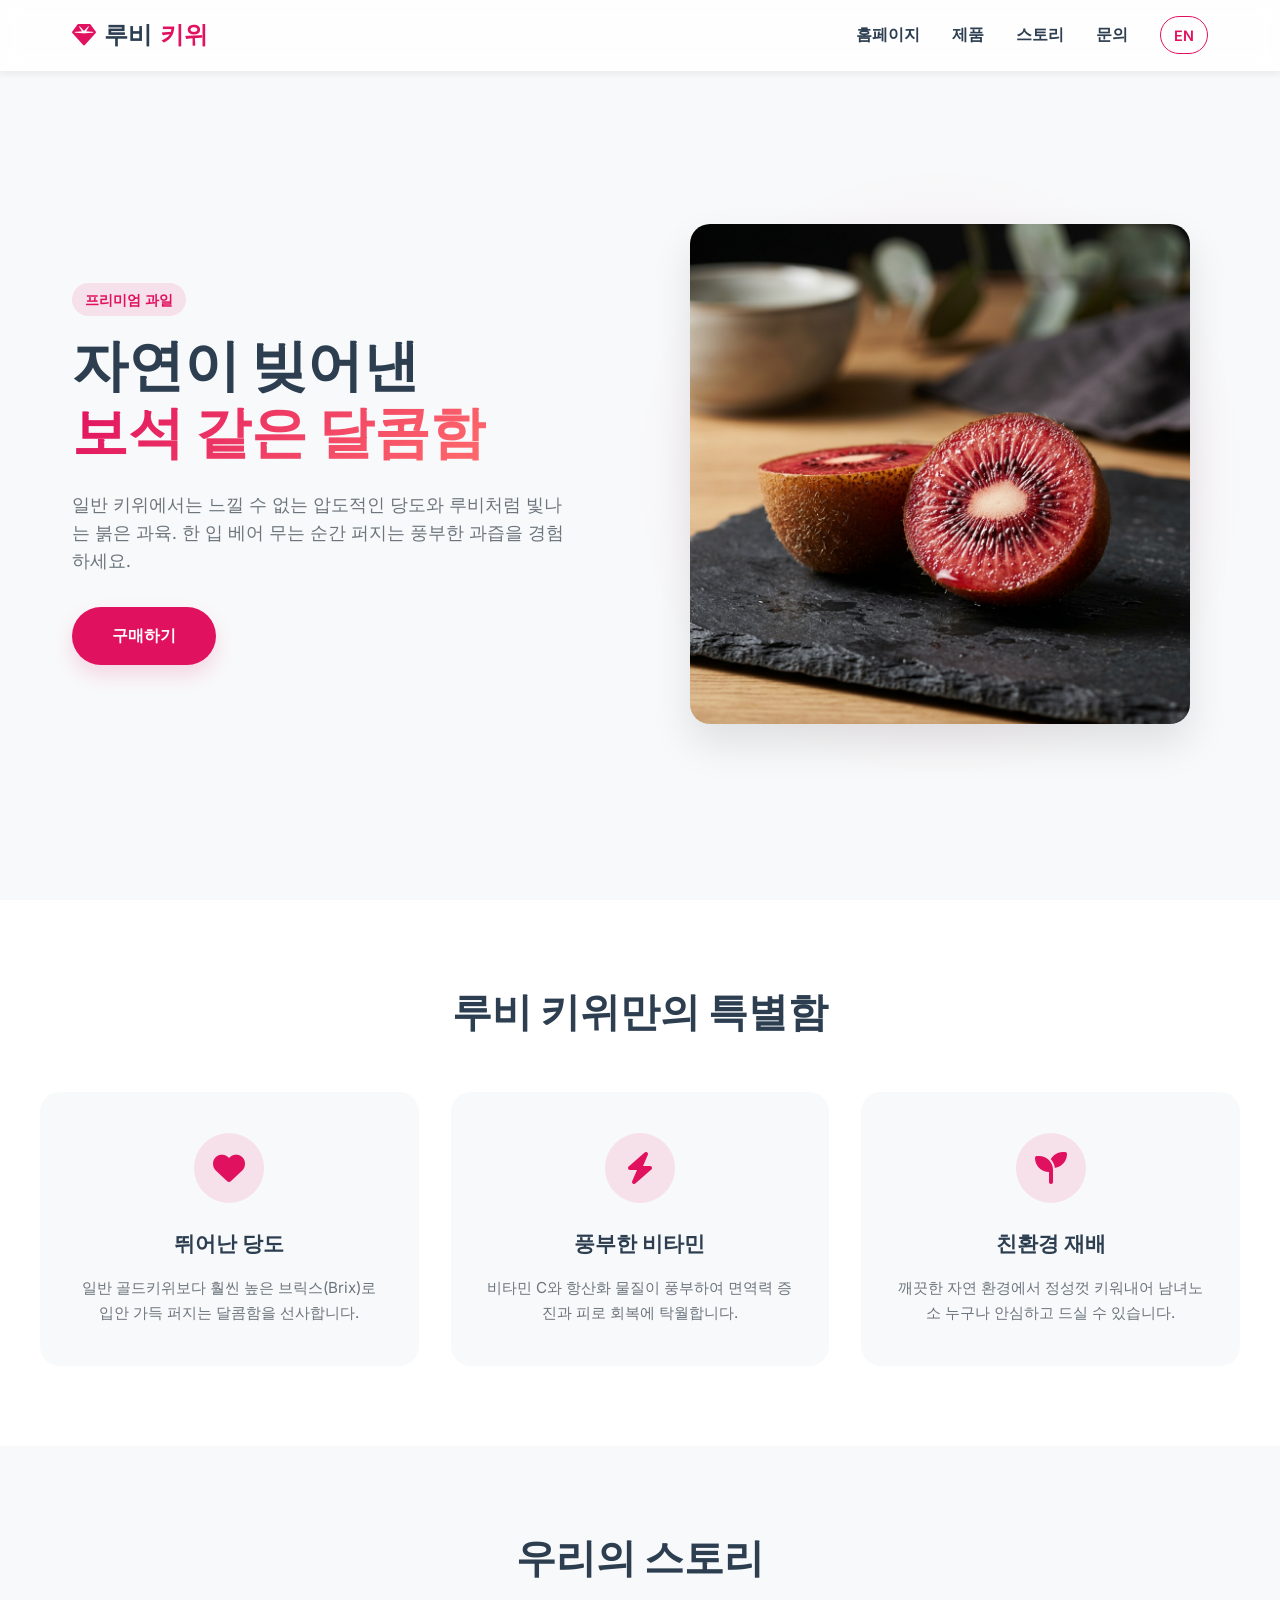
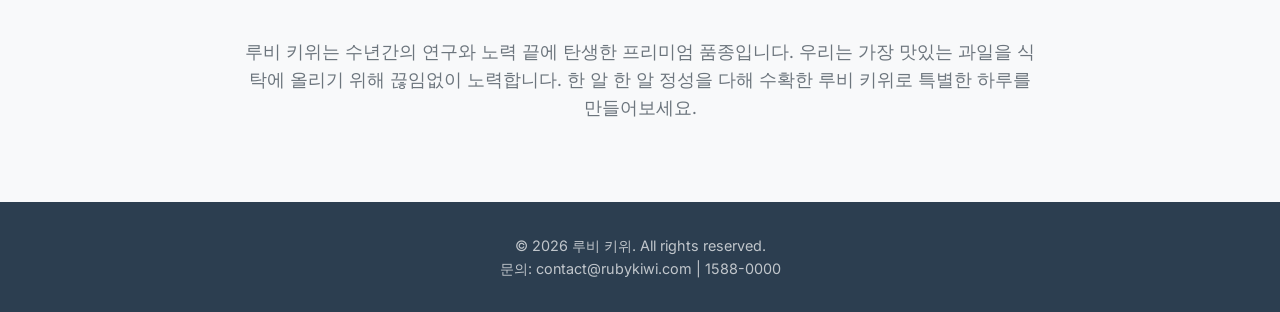
<file: index.html>
<!DOCTYPE html>
<html lang="ko">
<head>
    <meta charset="UTF-8">
    <meta name="viewport" content="width=device-width, initial-scale=1.0">
    <title>루비 키위 - 보석 같은 달콤함</title>
    <link rel="stylesheet" href="style.css">
    <!-- Font Awesome for Icons -->
    <link rel="stylesheet" href="https://cdnjs.cloudflare.com/ajax/libs/font-awesome/6.4.0/css/all.min.css">
</head>
<body>
    <header>
        <div class="nav-container">
            <div class="logo">
                <i class="fas fa-gem"></i><span>루비</span>키위
            </div>
            <button class="hamburger"><i class="fas fa-bars"></i></button>
            <nav>
                <ul class="nav-menu">
                    <li><a href="#home" class="nav-link">홈페이지</a></li>
                    <li><a href="#product" class="nav-link">제품</a></li>
                    <li><a href="#story" class="nav-link">스토리</a></li>
                    <li><a href="#contact" class="nav-link">문의</a></li>
                    <li><a href="en.html" class="lang-switch">EN</a></li>
                </ul>
            </nav>
        </div>
    </header>

    <section id="home" class="hero">
        <div class="hero-content">
            <span class="badge">프리미엄 과일</span>
            <h1>자연이 빚어낸<br><span>보석 같은 달콤함</span></h1>
            <p>일반 키위에서는 느낄 수 없는 압도적인 당도와 루비처럼 빛나는 붉은 과육. 한 입 베어 무는 순간 퍼지는 풍부한 과즙을 경험하세요.</p>
            <a href="#product" class="cta-button">구매하기</a>
        </div>
        <div class="hero-image">
            <img src="images/ruby_kiwi.png" alt="루비 키위 반쪽 이미지">
        </div>
    </section>

    <section id="product" class="features">
        <div class="features-container">
            <h2 class="section-title">루비 키위만의 특별함</h2>
            <div class="features-grid">
                <div class="feature-card">
                    <div class="feature-icon"><i class="fas fa-heart"></i></div>
                    <h3>뛰어난 당도</h3>
                    <p>일반 골드키위보다 훨씬 높은 브릭스(Brix)로 입안 가득 퍼지는 달콤함을 선사합니다.</p>
                </div>
                <div class="feature-card">
                    <div class="feature-icon"><i class="fas fa-bolt"></i></div>
                    <h3>풍부한 비타민</h3>
                    <p>비타민 C와 항산화 물질이 풍부하여 면역력 증진과 피로 회복에 탁월합니다.</p>
                </div>
                <div class="feature-card">
                    <div class="feature-icon"><i class="fas fa-seedling"></i></div>
                    <h3>친환경 재배</h3>
                    <p>깨끗한 자연 환경에서 정성껏 키워내어 남녀노소 누구나 안심하고 드실 수 있습니다.</p>
                </div>
            </div>
        </div>
    </section>

    <section id="story" class="features" style="background-color: var(--bg-light);">
        <div class="features-container">
            <h2 class="section-title">우리의 스토리</h2>
            <div style="text-align: center; max-width: 800px; margin: 0 auto;">
                <p style="font-size: 1.1rem; color: var(--text-muted);">
                    루비 키위는 수년간의 연구와 노력 끝에 탄생한 프리미엄 품종입니다. 우리는 가장 맛있는 과일을 식탁에 올리기 위해 끊임없이 노력합니다. 한 알 한 알 정성을 다해 수확한 루비 키위로 특별한 하루를 만들어보세요.
                </p>
            </div>
        </div>
    </section>

    <footer id="contact">
        <p>&copy; 2026 루비 키위. All rights reserved.</p>
        <p>문의: contact@rubykiwi.com | 1588-0000</p>
    </footer>

    <script src="script.js"></script>
</body>
</html>
</file>
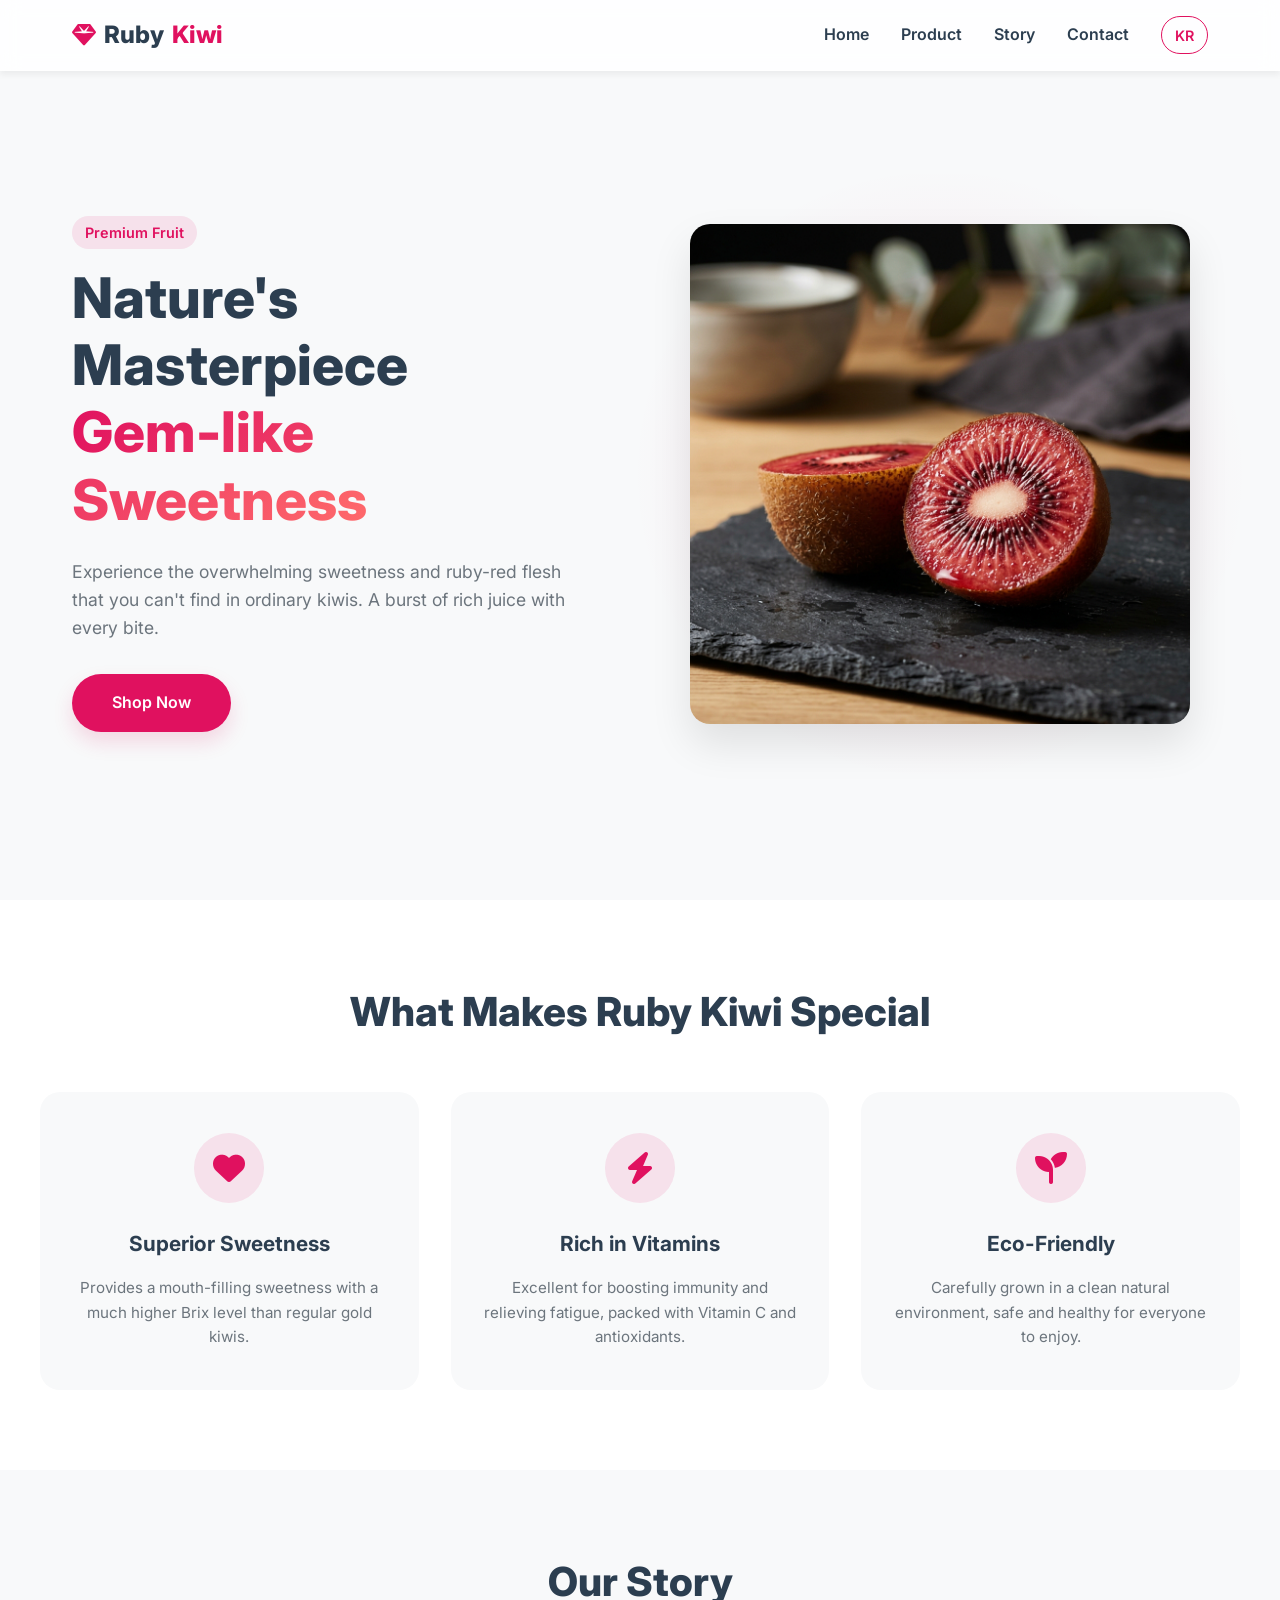
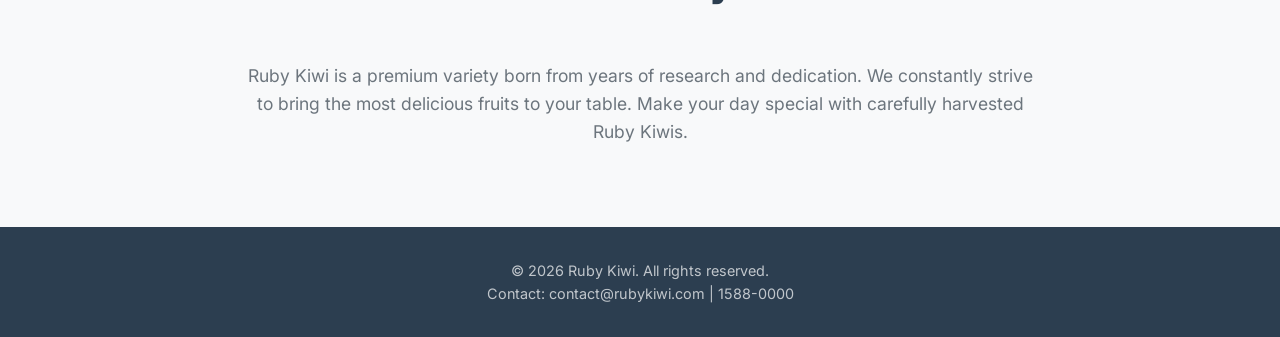
<file: en.html>
<!DOCTYPE html>
<html lang="en">
<head>
    <meta charset="UTF-8">
    <meta name="viewport" content="width=device-width, initial-scale=1.0">
    <title>Ruby Kiwi - Gem-like Sweetness</title>
    <link rel="stylesheet" href="style.css">
    <!-- Font Awesome for Icons -->
    <link rel="stylesheet" href="https://cdnjs.cloudflare.com/ajax/libs/font-awesome/6.4.0/css/all.min.css">
</head>
<body>
    <header>
        <div class="nav-container">
            <div class="logo">
                <i class="fas fa-gem"></i><span>Ruby</span>Kiwi
            </div>
            <button class="hamburger"><i class="fas fa-bars"></i></button>
            <nav>
                <ul class="nav-menu">
                    <li><a href="#home" class="nav-link">Home</a></li>
                    <li><a href="#product" class="nav-link">Product</a></li>
                    <li><a href="#story" class="nav-link">Story</a></li>
                    <li><a href="#contact" class="nav-link">Contact</a></li>
                    <li><a href="index.html" class="lang-switch">KR</a></li>
                </ul>
            </nav>
        </div>
    </header>

    <section id="home" class="hero">
        <div class="hero-content">
            <span class="badge">Premium Fruit</span>
            <h1>Nature's Masterpiece<br><span>Gem-like Sweetness</span></h1>
            <p>Experience the overwhelming sweetness and ruby-red flesh that you can't find in ordinary kiwis. A burst of rich juice with every bite.</p>
            <a href="#product" class="cta-button">Shop Now</a>
        </div>
        <div class="hero-image">
            <img src="images/ruby_kiwi.png" alt="Half cut Ruby Kiwi">
        </div>
    </section>

    <section id="product" class="features">
        <div class="features-container">
            <h2 class="section-title">What Makes Ruby Kiwi Special</h2>
            <div class="features-grid">
                <div class="feature-card">
                    <div class="feature-icon"><i class="fas fa-heart"></i></div>
                    <h3>Superior Sweetness</h3>
                    <p>Provides a mouth-filling sweetness with a much higher Brix level than regular gold kiwis.</p>
                </div>
                <div class="feature-card">
                    <div class="feature-icon"><i class="fas fa-bolt"></i></div>
                    <h3>Rich in Vitamins</h3>
                    <p>Excellent for boosting immunity and relieving fatigue, packed with Vitamin C and antioxidants.</p>
                </div>
                <div class="feature-card">
                    <div class="feature-icon"><i class="fas fa-seedling"></i></div>
                    <h3>Eco-Friendly</h3>
                    <p>Carefully grown in a clean natural environment, safe and healthy for everyone to enjoy.</p>
                </div>
            </div>
        </div>
    </section>

    <section id="story" class="features" style="background-color: var(--bg-light);">
        <div class="features-container">
            <h2 class="section-title">Our Story</h2>
            <div style="text-align: center; max-width: 800px; margin: 0 auto;">
                <p style="font-size: 1.1rem; color: var(--text-muted);">
                    Ruby Kiwi is a premium variety born from years of research and dedication. We constantly strive to bring the most delicious fruits to your table. Make your day special with carefully harvested Ruby Kiwis.
                </p>
            </div>
        </div>
    </section>

    <footer id="contact">
        <p>&copy; 2026 Ruby Kiwi. All rights reserved.</p>
        <p>Contact: contact@rubykiwi.com | 1588-0000</p>
    </footer>

    <script src="script.js"></script>
</body>
</html>
</file>
<file: style.css>
@import url('https://fonts.googleapis.com/css2?family=Inter:wght@300;400;600;800&display=swap');

:root {
  --primary: #E0115F; /* Ruby Red */
  --primary-dark: #B80D4C;
  --secondary: #2C3E50;
  --bg-light: #F8F9FA;
  --bg-white: #FFFFFF;
  --text-main: #333333;
  --text-muted: #6C757D;
  --glass-bg: rgba(255, 255, 255, 0.85);
  --glass-border: rgba(255, 255, 255, 0.2);
  --shadow-sm: 0 4px 6px rgba(0, 0, 0, 0.05);
  --shadow-md: 0 10px 20px rgba(224, 17, 95, 0.15);
  --transition: all 0.3s ease;
}

* {
  margin: 0;
  padding: 0;
  box-sizing: border-box;
}

body {
  font-family: 'Inter', sans-serif;
  color: var(--text-main);
  background-color: var(--bg-light);
  line-height: 1.6;
  overflow-x: hidden;
}

a {
  text-decoration: none;
  color: inherit;
}

ul {
  list-style: none;
}

/* --- Navigation Bar --- */
header {
  position: fixed;
  top: 0;
  width: 100%;
  background: var(--glass-bg);
  backdrop-filter: blur(10px);
  -webkit-backdrop-filter: blur(10px);
  border-bottom: 1px solid var(--glass-border);
  z-index: 1000;
  box-shadow: var(--shadow-sm);
  transition: var(--transition);
}

.nav-container {
  max-width: 1200px;
  margin: 0 auto;
  padding: 1rem 2rem;
  display: flex;
  justify-content: space-between;
  align-items: center;
}

.logo {
  font-size: 1.5rem;
  font-weight: 800;
  color: var(--primary);
  display: flex;
  align-items: center;
  gap: 0.5rem;
}

.logo span {
  color: var(--secondary);
}

.nav-menu {
  display: flex;
  gap: 2rem;
  align-items: center;
}

.nav-link {
  font-weight: 600;
  color: var(--secondary);
  transition: var(--transition);
  position: relative;
}

.nav-link::after {
  content: '';
  position: absolute;
  width: 0;
  height: 2px;
  bottom: -4px;
  left: 0;
  background-color: var(--primary);
  transition: var(--transition);
}

.nav-link:hover {
  color: var(--primary);
}

.nav-link:hover::after {
  width: 100%;
}

.lang-switch {
  display: inline-block;
  padding: 0.4rem 0.8rem;
  border: 1px solid var(--primary);
  border-radius: 20px;
  color: var(--primary);
  font-weight: 600;
  font-size: 0.9rem;
  transition: var(--transition);
}

.lang-switch:hover {
  background-color: var(--primary);
  color: var(--bg-white);
}

.hamburger {
  display: none;
  cursor: pointer;
  background: none;
  border: none;
  font-size: 1.5rem;
  color: var(--secondary);
}

/* --- Hero Section --- */
.hero {
  padding: 8rem 2rem 5rem;
  max-width: 1200px;
  margin: 0 auto;
  display: flex;
  align-items: center;
  justify-content: space-between;
  min-height: 100vh;
  gap: 4rem;
}

.hero-content {
  flex: 1;
  animation: slideInLeft 1s ease forwards;
}

.badge {
  display: inline-block;
  padding: 0.3rem 0.8rem;
  background: rgba(224, 17, 95, 0.1);
  color: var(--primary);
  border-radius: 20px;
  font-weight: 600;
  font-size: 0.9rem;
  margin-bottom: 1rem;
}

.hero h1 {
  font-size: 3.5rem;
  font-weight: 800;
  line-height: 1.2;
  margin-bottom: 1.5rem;
  color: var(--secondary);
}

.hero h1 span {
  color: var(--primary);
  background: linear-gradient(135deg, var(--primary), #FF6B6B);
  -webkit-background-clip: text;
  -webkit-text-fill-color: transparent;
}

.hero p {
  font-size: 1.1rem;
  color: var(--text-muted);
  margin-bottom: 2rem;
  max-width: 500px;
}

.cta-button {
  display: inline-block;
  padding: 1rem 2.5rem;
  background-color: var(--primary);
  color: var(--bg-white);
  font-weight: 600;
  border-radius: 30px;
  box-shadow: var(--shadow-md);
  transition: var(--transition);
}

.cta-button:hover {
  background-color: var(--primary-dark);
  transform: translateY(-3px);
  box-shadow: 0 15px 25px rgba(224, 17, 95, 0.25);
}

.hero-image {
  flex: 1;
  position: relative;
  display: flex;
  justify-content: center;
  animation: fadeInRight 1s ease forwards;
}

.hero-image img {
  width: 100%;
  max-width: 500px;
  border-radius: 20px;
  box-shadow: 0 20px 40px rgba(0,0,0,0.1);
  animation: float 6s ease-in-out infinite;
  z-index: 2;
  position: relative;
}

.hero-image::before {
  content: '';
  position: absolute;
  top: 50%;
  left: 50%;
  transform: translate(-50%, -50%);
  width: 120%;
  height: 120%;
  background: radial-gradient(circle, rgba(224,17,95,0.1) 0%, rgba(255,255,255,0) 70%);
  z-index: 1;
}


/* --- Features Section --- */
.features {
  padding: 5rem 2rem;
  background-color: var(--bg-white);
}

.features-container {
  max-width: 1200px;
  margin: 0 auto;
}

.section-title {
  text-align: center;
  font-size: 2.5rem;
  font-weight: 800;
  color: var(--secondary);
  margin-bottom: 3rem;
}

.features-grid {
  display: grid;
  grid-template-columns: repeat(auto-fit, minmax(280px, 1fr));
  gap: 2rem;
}

.feature-card {
  background: var(--bg-light);
  padding: 2.5rem 2rem;
  border-radius: 20px;
  text-align: center;
  transition: var(--transition);
  border: 1px solid transparent;
}

.feature-card:hover {
  transform: translateY(-10px);
  background: var(--bg-white);
  box-shadow: 0 15px 30px rgba(0,0,0,0.05);
  border-color: rgba(224, 17, 95, 0.1);
}

.feature-icon {
  width: 70px;
  height: 70px;
  background: rgba(224, 17, 95, 0.1);
  color: var(--primary);
  border-radius: 50%;
  display: flex;
  align-items: center;
  justify-content: center;
  font-size: 2rem;
  margin: 0 auto 1.5rem;
  transition: var(--transition);
}

.feature-card:hover .feature-icon {
  background: var(--primary);
  color: var(--bg-white);
}

.feature-card h3 {
  font-size: 1.3rem;
  margin-bottom: 1rem;
  color: var(--secondary);
}

.feature-card p {
  color: var(--text-muted);
  font-size: 0.95rem;
}

/* Footer */
footer {
  background-color: var(--secondary);
  color: var(--bg-white);
  text-align: center;
  padding: 2rem;
}

footer p {
  opacity: 0.7;
  font-size: 0.9rem;
}

/* --- Animations --- */
@keyframes float {
  0% { transform: translateY(0px); }
  50% { transform: translateY(-20px); }
  100% { transform: translateY(0px); }
}

@keyframes slideInLeft {
  from { opacity: 0; transform: translateX(-50px); }
  to { opacity: 1; transform: translateX(0); }
}

@keyframes fadeInRight {
  from { opacity: 0; transform: translateX(50px); }
  to { opacity: 1; transform: translateX(0); }
}

/* --- Responsive Design --- */
@media (max-width: 992px) {
  .hero {
    flex-direction: column;
    text-align: center;
    padding-top: 6rem;
  }
  
  .hero-content {
    animation: none;
  }
  
  .hero-image {
    animation: none;
    margin-top: 2rem;
  }
  
  .hero h1 {
    font-size: 2.8rem;
  }
  
  .hero p {
    margin: 0 auto 2rem;
  }
}

@media (max-width: 768px) {
  .hamburger {
    display: block;
  }
  
  .nav-menu {
    position: fixed;
    top: 70px;
    left: -100%;
    flex-direction: column;
    background-color: var(--bg-white);
    width: 100%;
    text-align: center;
    transition: 0.3s;
    box-shadow: 0 10px 10px rgba(0,0,0,0.1);
    padding: 2rem 0;
    gap: 1.5rem;
  }
  
  .nav-menu.active {
    left: 0;
  }
  
  .hero h1 {
    font-size: 2.2rem;
  }
  
  .section-title {
    font-size: 2rem;
  }
}
</file>
